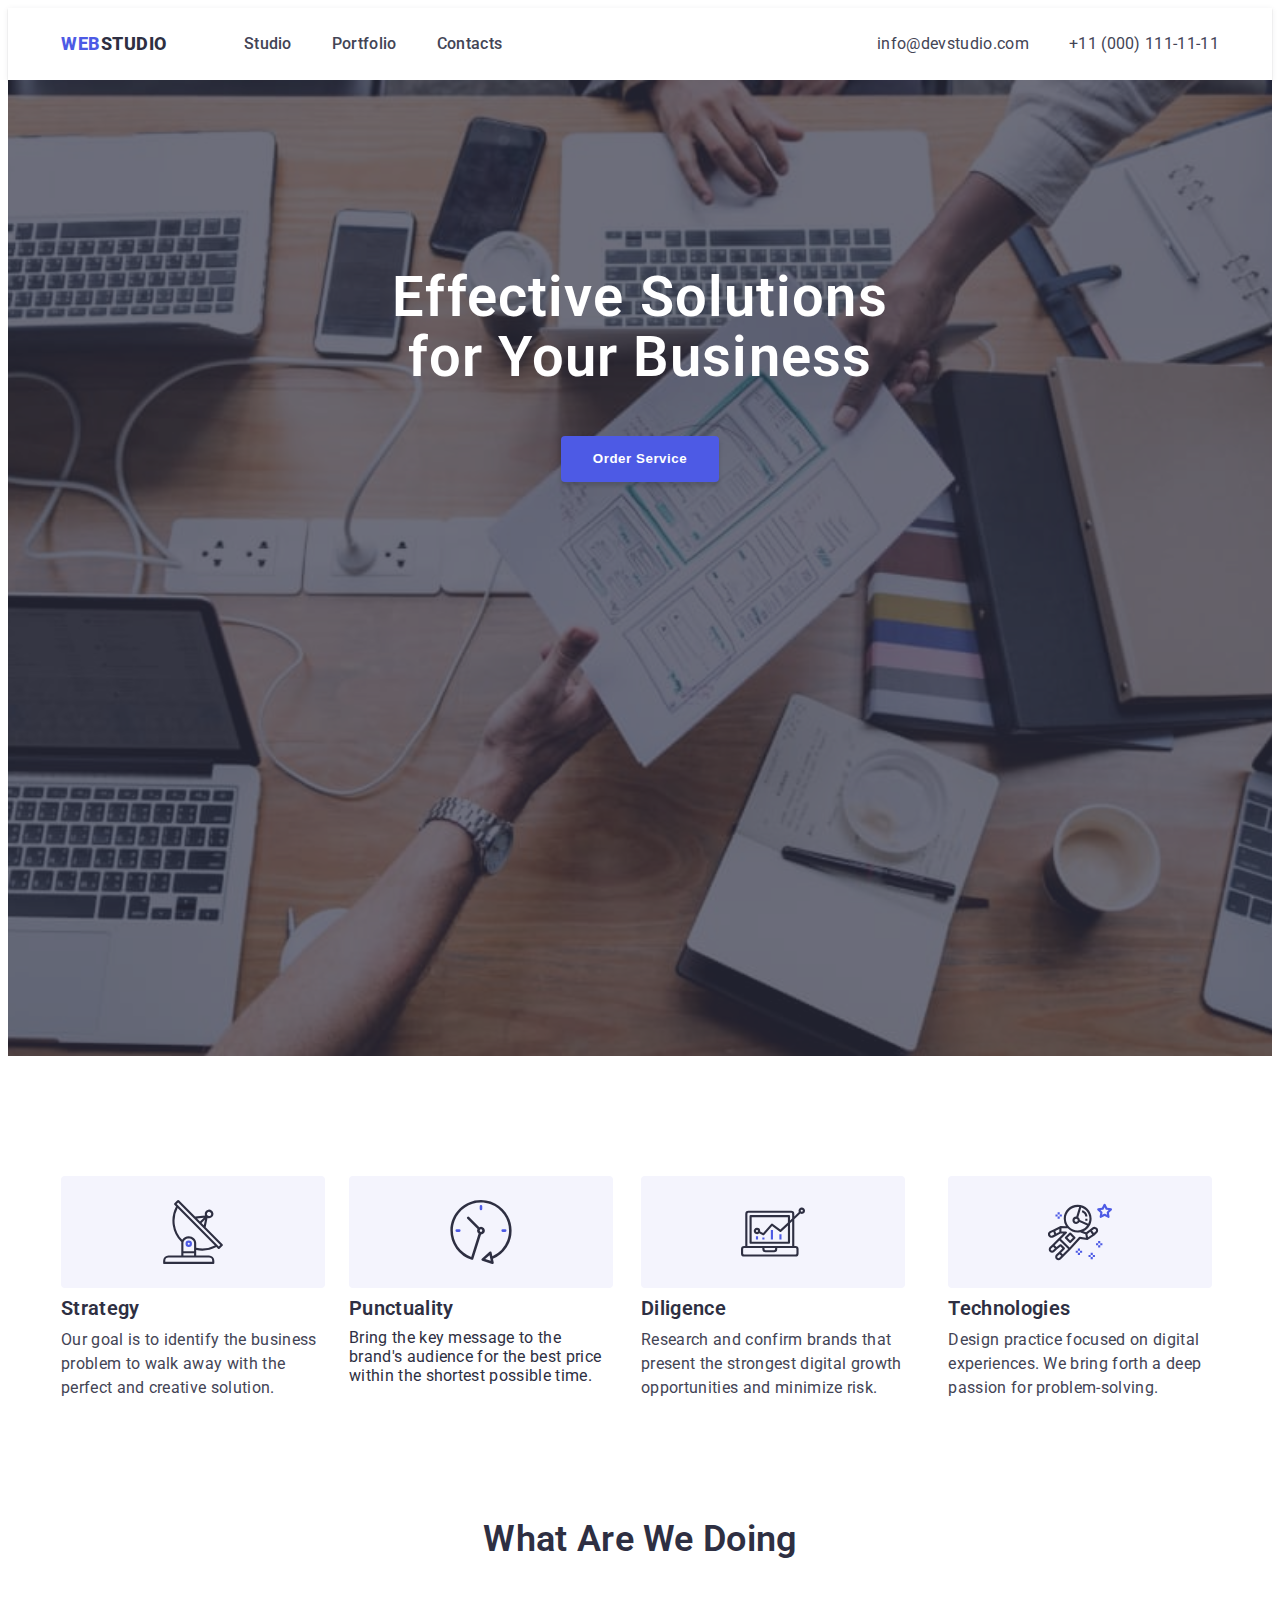
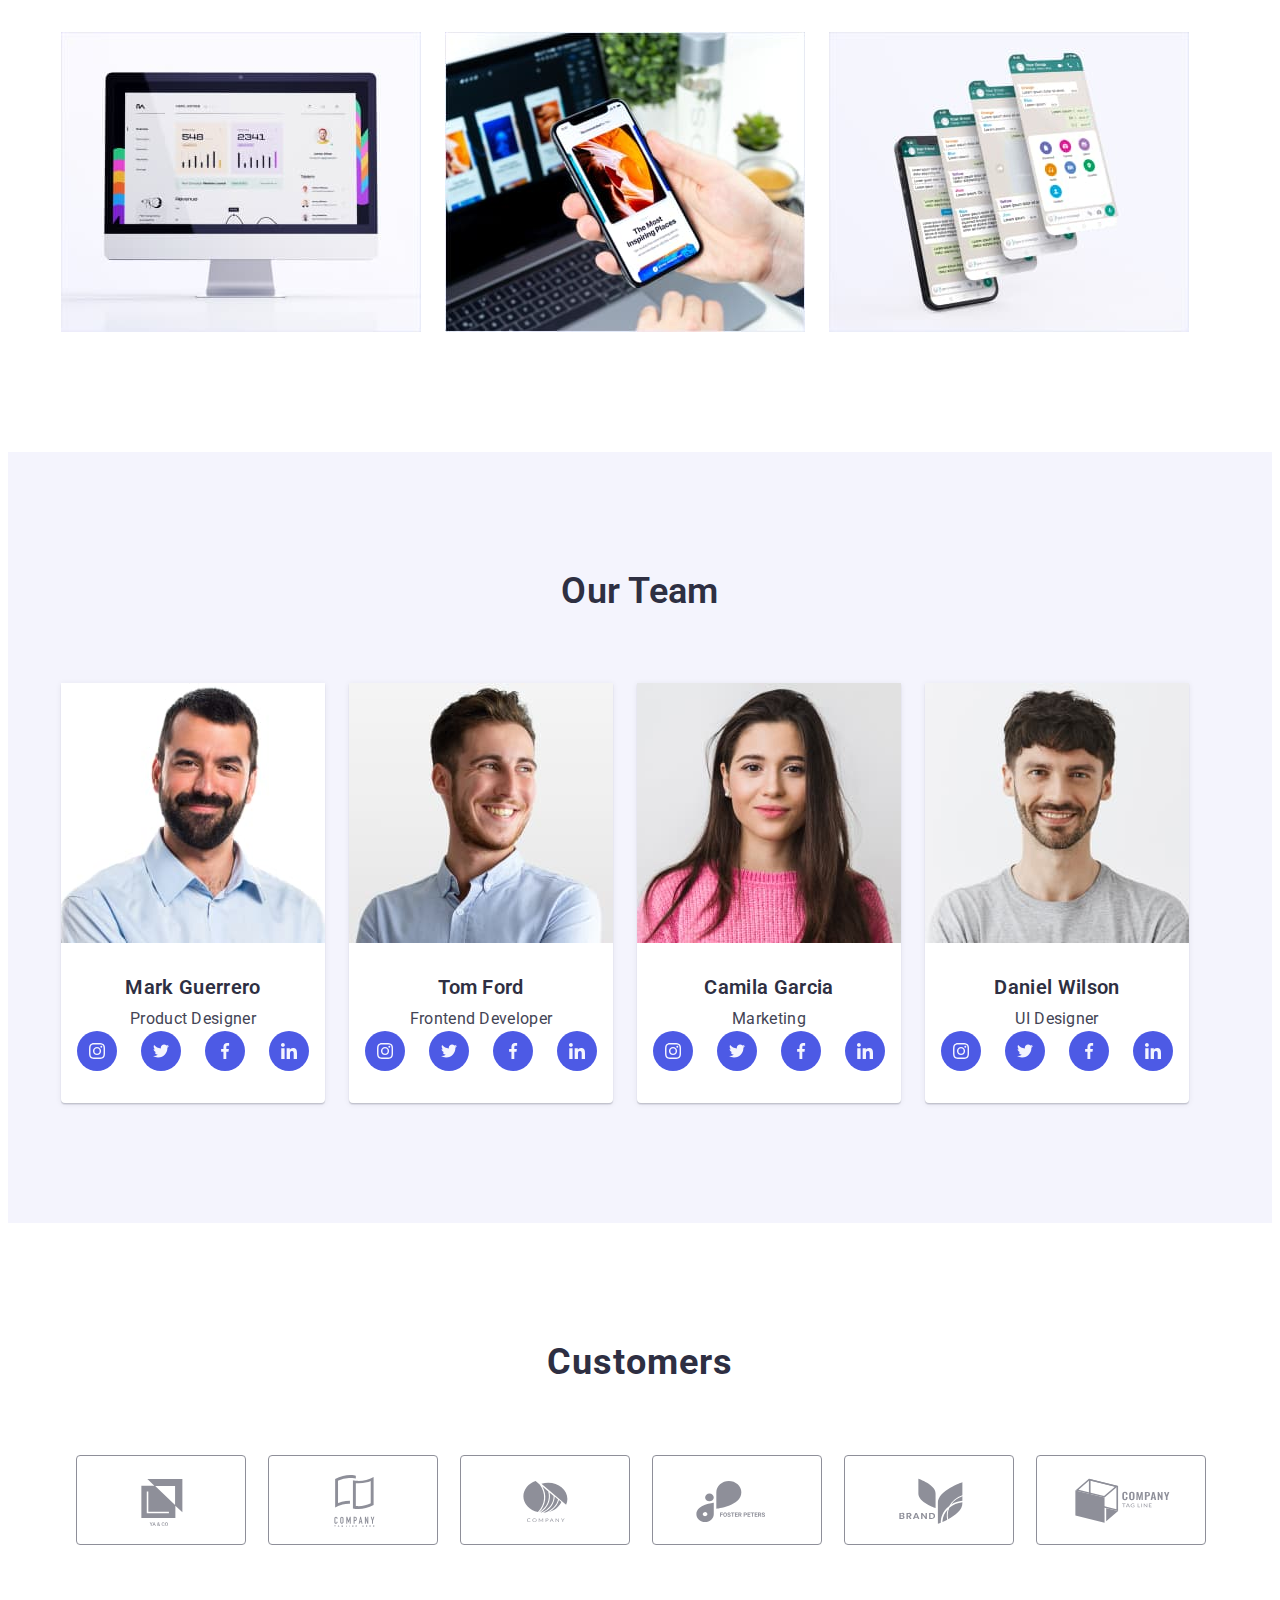
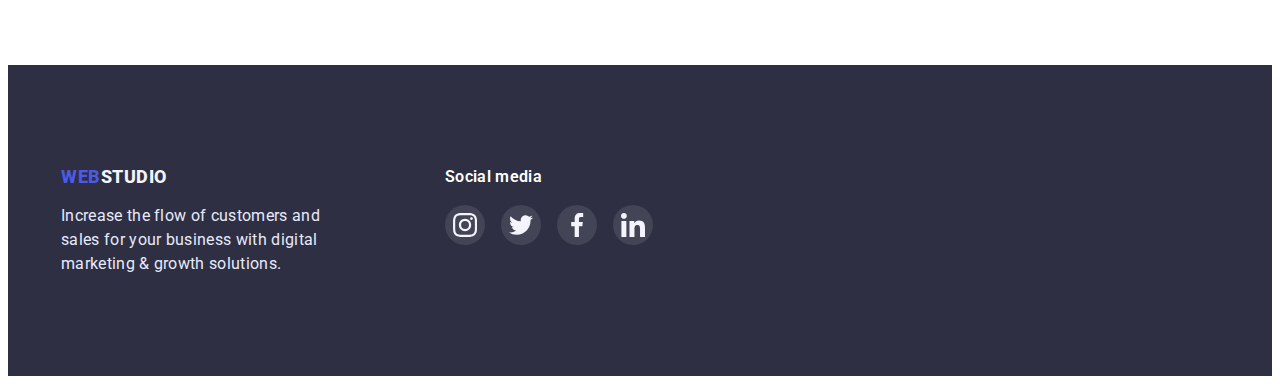
<file: index.html>
<!DOCTYPE html>
<html lang="en">
  <head>
    <meta charset="UTF-8" />
    <meta http-equiv="X-UA-Compatible" content="IE=edge" />
    <meta name="viewport" content="width=device-width, initial-scale=1.0" />
    <title>WebStudio</title>

    <!-- ______________FONTS____________ -->
    <link rel="preconnect" href="https://fonts.googleapis.com" />
    <link rel="preconnect" href="https://fonts.gstatic.com" crossorigin />
    <link
      href="https://fonts.googleapis.com/css2?family=Raleway:wght@700&family=Roboto:wght@400;500;700;900&display=swap"
      rel="stylesheet"
    />

    <!-- ________________NORMALIZER______________- -->
    <link
      rel="stylesheet"
      href="https://cdnjs.cloudflare.com/ajax/libs/modern-normalize/1.1.0/modern-normalize.min.css"
      integrity="sha512-wpPYUAdjBVSE4KJnH1VR1HeZfpl1ub8YT/NKx4PuQ5NmX2tKuGu6U/JRp5y+Y8XG2tV+wKQpNHVUX03MfMFn9Q=="
      crossorigin="anonymous"
      referrerpolicy="no-referrer"
    />

    <!-- _____________BASE STYLES____________ -->
    <link rel="stylesheet" href="./css/styles.css" />
  </head>
  <body class="body">
    <!-- _________________HEADER_________________- -->
    <header class="header">
      <div class="container header-flex">
        <nav class="header-nav">
          <a class="logo link" href="/webstudio">
            <span class="logo-web">Web</span>Studio</a
          >
          <ul class="header-list">
            <li class="nav-list">
              <a class="header-link link" href="./index.html">Studio</a>
            </li>
            <li class="nav-list">
              <a class="header-link link" href="./portfolio.html">Portfolio</a>
            </li>
            <li class="nav-list">
              <a class="header-link link" href="./contacts">Contacts</a>
            </li>
          </ul>
        </nav>

        <ul class="contact-list">
          <li>
            <a class="contact-link link" href="mailto:info@devstudio.com"
              >info@devstudio.com</a
            >
          </li>

          <li>
            <a class="contact-link link" href="tel:+11(000)111-11-11"
              >+11 (000) 111-11-11</a
            >
          </li>
        </ul>
      </div>
    </header>

    <!-- _____________HERO_____________ -->
    <main>
      <section class="hero section">
        <div class="container">
          <h1 class="hero-title">Effective Solutions for Your Business</h1>
          <button class="hero-button button-hero" type="button">
            Order Service
          </button>
        </div>
      </section>

      <!-- _____________BENEFITS_____________ -->
      <section class="section benefits">
        <div class="container">
          <h2 hidden>Benefist</h2>
          <ul class="benefits-list">
            <li class="benefits-item">
              <div class="background-icon">
                <svg width="64" height="64">
                  <use href="./img/icons.svg#icon-antenna"></use>
                </svg>
              </div>
              <h3 class="benefits-head-h3">Strategy</h3>
              <p class="benefits-description">
                Our goal is to identify the business problem to walk away with
                the perfect and creative solution.
              </p>
            </li>
            <li>
              <div class="background-icon">
                <svg width="64" height="64">
                  <use href="./img/icons.svg#icon-clock"></use>
                </svg>
              </div>
              <h3 class="benefits-head-h3">Punctuality</h3>
              <p class="description">
                Bring the key message to the brand's audience for the best price
                within the shortest possible time.
              </p>
            </li>
            <li>
              <div class="background-icon">
                <svg width="64" height="64">
                  <use href="./img/icons.svg#icon-diagram"></use>
                </svg>
              </div>
              <h3 class="benefits-head-h3">Diligence</h3>
              <p class="benefits-description">
                Research and confirm brands that present the strongest digital
                growth opportunities and minimize risk.
              </p>
            </li>
            <li>
              <div class="background-icon">
                <svg width="64" height="64">
                  <use href="./img/icons.svg#icon-astronaut"></use>
                </svg>
              </div>
              <h3 class="benefits-head-h3">Technologies</h3>
              <p class="benefits-description">
                Design practice focused on digital experiences. We bring forth a
                deep passion for problem-solving.
              </p>
            </li>
          </ul>
        </div>
      </section>

      <!-- _______________WHAT ARE WE DOING____________ -->
      <section class="section">
        <div class="container">
          <h2 class="section-title">What are we doing</h2>
          <ul class="main-image-list">
            <li>
              <img
                src="./img/image-1.jpg"
                alt="computer"
                width="360"
                height="300"
              />
            </li>
            <li>
              <img
                src="./img/image-2.jpg"
                alt="tel+comp"
                width="360"
                height="300"
              />
            </li>
            <li>
              <img src="./img/image-3.jpg" alt="tel" width="360" height="300" />
            </li>
          </ul>
        </div>
      </section>

      <!-- _________________OUR TEAM_____________- -->
      <section class="team-section section">
        <div class="container">
          <h2 class="section-title">Our Team</h2>

          <ul class="team-list">
            <li class="team-item">
              <img src="./img/team-1.jpg" alt="mark" width="264" height="260" />
              <div class="team-wrapper">
                <h3 class="team-name">Mark Guerrero</h3>
                <p class="team-descriptiom">Product Designer</p>
                <ul class="team-soc-list">
                  <li class="team-soc-item">
                    <a class="team-soc-link" href="#">
                      <svg width="16" height="16">
                        <use href="./img/icons.svg#icon-instagram"></use>
                      </svg>
                    </a>
                  </li>
                  <li class="team-soc-item">
                    <a class="team-soc-link" href="#">
                      <svg width="16" height="16">
                        <use href="./img/icons.svg#icon-twitter"></use>
                      </svg>
                    </a>
                  </li>
                  <li class="team-soc-item">
                    <a class="team-soc-link" href="#">
                      <svg width="16" height="16">
                        <use href="./img/icons.svg#icon-facebook"></use>
                      </svg>
                    </a>
                  </li>
                  <li class="team-soc-item">
                    <a class="team-soc-link" href="#">
                      <svg width="16" height="16">
                        <use href="./img/icons.svg#icon-linkedin"></use>
                      </svg>
                    </a>
                  </li>
                </ul>
              </div>
            </li>

            <li class="team-item">
              <img src="./img/team-2.jpg" alt="tom" width="264" height="260" />
              <div class="team-wrapper">
                <h3 class="team-name">Tom Ford</h3>
                <p class="team-descriptiom">Frontend Developer</p>
                <ul class="team-soc-list">
                  <li class="team-soc-item">
                    <a class="team-soc-link" href="#">
                      <svg width="16" height="16">
                        <use href="./img/icons.svg#icon-instagram"></use>
                      </svg>
                    </a>
                  </li>
                  <li class="team-soc-item">
                    <a class="team-soc-link" href="#">
                      <svg width="16" height="16">
                        <use href="./img/icons.svg#icon-twitter"></use>
                      </svg>
                    </a>
                  </li>
                  <li class="team-soc-item">
                    <a class="team-soc-link" href="#">
                      <svg width="16" height="16">
                        <use href="./img/icons.svg#icon-facebook"></use>
                      </svg>
                    </a>
                  </li>
                  <li class="team-soc-item">
                    <a class="team-soc-link" href="#">
                      <svg width="16" height="16">
                        <use href="./img/icons.svg#icon-linkedin"></use>
                      </svg>
                    </a>
                  </li>
                </ul>
              </div>
            </li>

            <li class="team-item">
              <img
                src="./img/team-3.jpg"
                alt="camila"
                width="264"
                height="260"
              />
              <div class="team-wrapper">
                <h3 class="team-name">Camila Garcia</h3>
                <p class="team-descriptiom">Marketing</p>
                <ul class="team-soc-list">
                  <li class="team-soc-item">
                    <a class="team-soc-link" href="#">
                      <svg width="16" height="16">
                        <use href="./img/icons.svg#icon-instagram"></use>
                      </svg>
                    </a>
                  </li>
                  <li class="team-soc-item">
                    <a class="team-soc-link" href="#">
                      <svg width="16" height="16">
                        <use href="./img/icons.svg#icon-twitter"></use>
                      </svg>
                    </a>
                  </li>
                  <li class="team-soc-item">
                    <a class="team-soc-link" href="#">
                      <svg width="16" height="16">
                        <use href="./img/icons.svg#icon-facebook"></use>
                      </svg>
                    </a>
                  </li>
                  <li class="team-soc-item">
                    <a class="team-soc-link" href="#">
                      <svg width="16" height="16">
                        <use href="./img/icons.svg#icon-linkedin"></use>
                      </svg>
                    </a>
                  </li>
                </ul>
              </div>
            </li>

            <li class="team-item">
              <img
                src="./img/team-4.jpg"
                alt="daniel"
                width="264"
                height="260"
              />
              <div class="team-wrapper">
                <h3 class="team-name">Daniel Wilson</h3>
                <p class="team-descriptiom">UI Designer</p>
                <ul class="team-soc-list">
                  <li class="team-soc-item">
                    <a class="team-soc-link" href="#">
                      <svg width="16" height="16">
                        <use href="./img/icons.svg#icon-instagram"></use>
                      </svg>
                    </a>
                  </li>
                  <li class="team-soc-item">
                    <a class="team-soc-link" href="#">
                      <svg width="16" height="16">
                        <use href="./img/icons.svg#icon-twitter"></use>
                      </svg>
                    </a>
                  </li>
                  <li class="team-soc-item">
                    <a class="team-soc-link" href="#">
                      <svg width="16" height="16">
                        <use href="./img/icons.svg#icon-facebook"></use>
                      </svg>
                    </a>
                  </li>
                  <li class="team-soc-item">
                    <a class="team-soc-link" href="#">
                      <svg width="16" height="16">
                        <use href="./img/icons.svg#icon-linkedin"></use>
                      </svg>
                    </a>
                  </li>
                </ul>
              </div>
            </li>
          </ul>
        </div>
      </section>

      <!-- ____________CUSTOMERS___________ -->
      <section class="section">
        <div class="container">
          <h2 class="customers-title">Customers</h2>
          <ul class="customers-list">
            <li class="customers-list-item">
              <a class="customers-link" href="#">
                <svg class="customers-icon" width="104" height="56">
                  <use href="./img/icons.svg#icon-Logo-1"></use>
                </svg>
              </a>
            </li>
            <li class="customers-list-item">
              <a class="customers-link" href="#">
                <svg class="customers-icon" width="104" height="56">
                  <use href="./img/icons.svg#icon-Logo-2"></use>
                </svg>
              </a>
            </li>
            <li class="customers-list-item">
              <a class="customers-link" href="#">
                <svg class="customers-icon" width="104" height="56">
                  <use href="./img/icons.svg#icon-Logo-3"></use>
                </svg>
              </a>
            </li>
            <li class="customers-list-item">
              <a class="customers-link" href="#">
                <svg class="customers-icon" width="104" height="56">
                  <use href="./img/icons.svg#icon-Logo-4"></use>
                </svg>
              </a>
            </li>
            <li class="customers-list-item">
              <a class="customers-link" href="#">
                <svg class="customers-icon" width="104" height="56">
                  <use href="./img/icons.svg#icon-Logo-5"></use>
                </svg>
              </a>
            </li>
            <li class="customers-list-item">
              <a class="customers-link" href="#">
                <svg class="customers-icon" width="104" height="56">
                  <use href="./img/icons.svg#icon-Logo-6"></use>
                </svg>
              </a>
            </li>
          </ul>
        </div>
      </section>
    </main>
    <!-- ______________FOOTER_______________- -->
    <footer class="footer">
      <div class="container footer-container">
        <div class="logo-margin">
          <a class="logo-footer link" href="/webstudio">
            <span class="logo-web">Web</span>Studio</a
          >
          <p class="footer-description">
            Increase the flow of customers and sales for your business with
            digital marketing & growth solutions.
          </p>
        </div>
        <div>
          <h3 class="soc-media-title">Social media</h3>
          <ul class="soc-media-list">
            <li>
              <a class="soc-media-link" href="#">
                <svg width="24" height="24">
                  <use href="./img/icons.svg#icon-instagram"></use>
                </svg>
              </a>
            </li>
            <li>
              <a class="soc-media-link" href="#">
                <svg width="24" height="24">
                  <use href="./img/icons.svg#icon-twitter"></use>
                </svg>
              </a>
            </li>
            <li>
              <a class="soc-media-link" href="#">
                <svg class="soc-media-icon" width="24" height="24">
                  <use href="./img/icons.svg#icon-facebook"></use>
                </svg>
              </a>
            </li>
            <li>
              <a class="soc-media-link" href="#">
                <svg width="24" height="24">
                  <use href="./img/icons.svg#icon-linkedin"></use>
                </svg>
              </a>
            </li>
          </ul>
        </div>
      </div>
    </footer>
  </body>
</html>
</file>
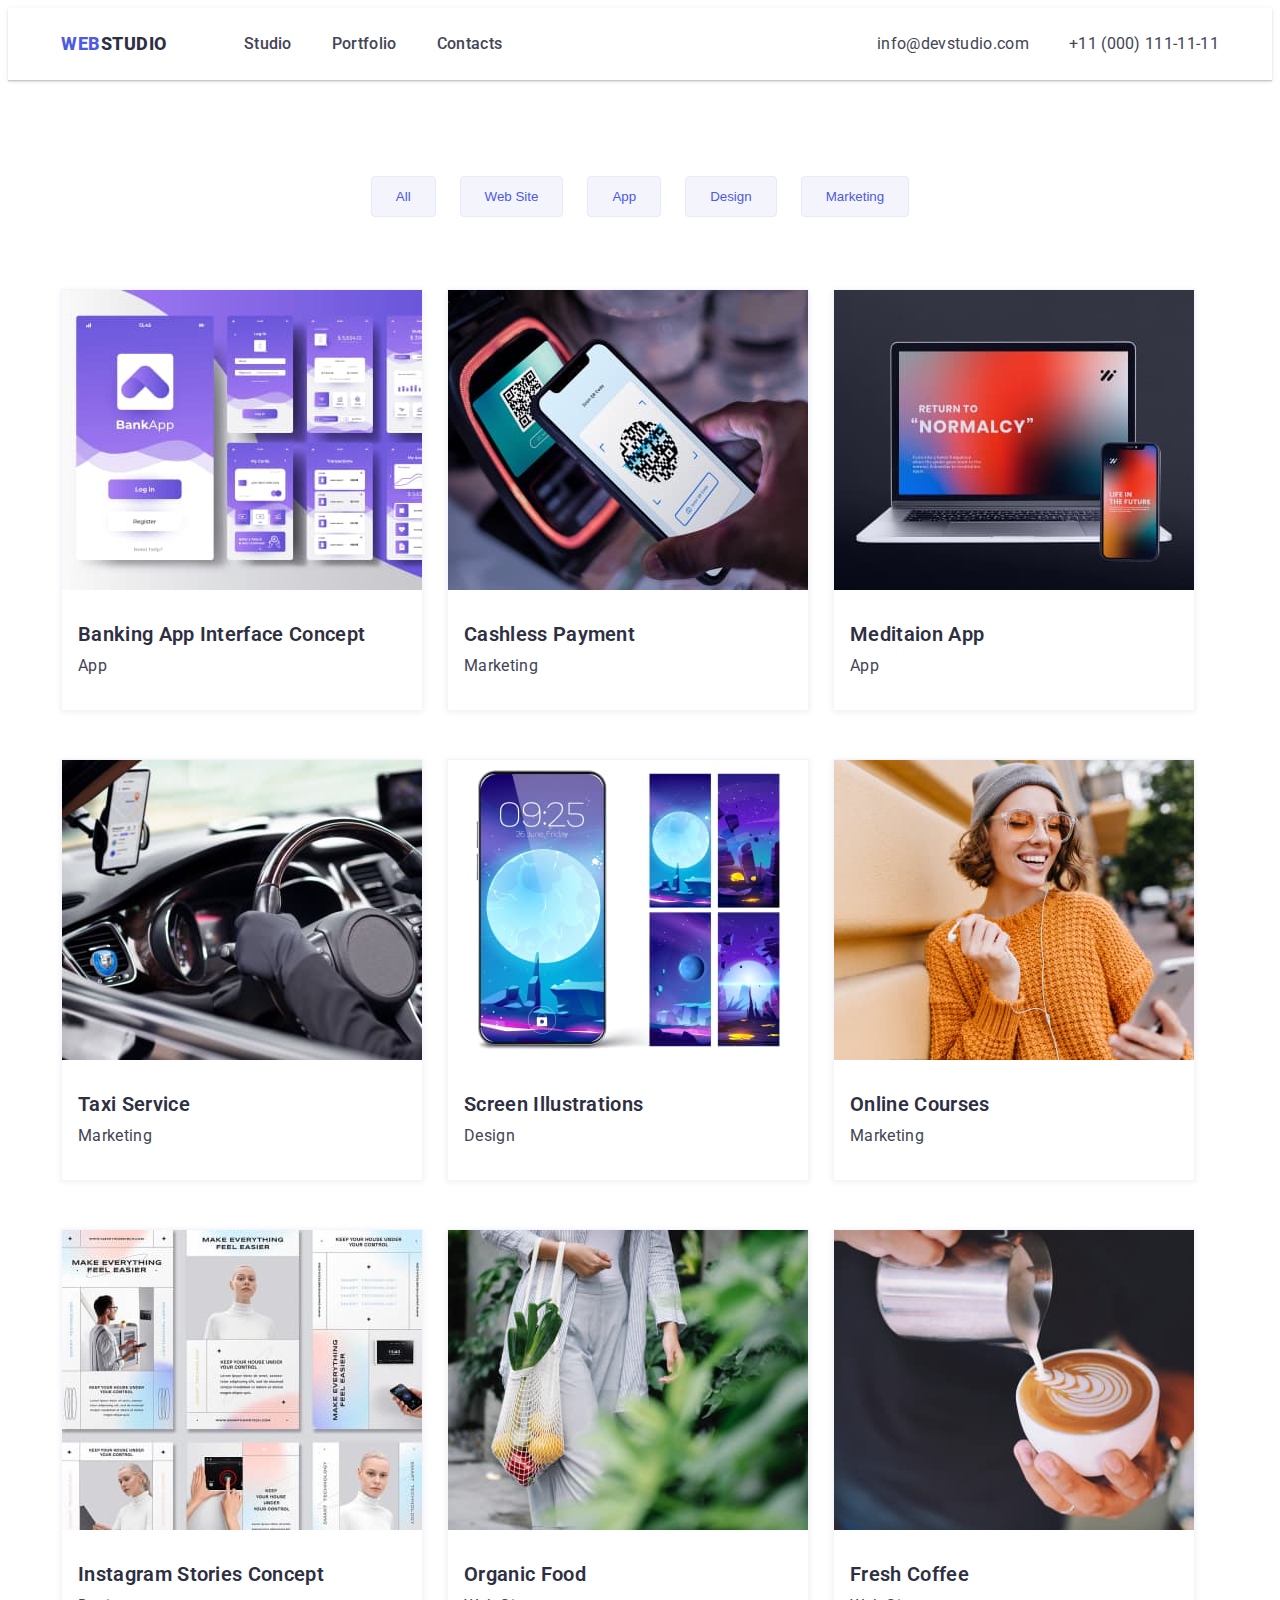
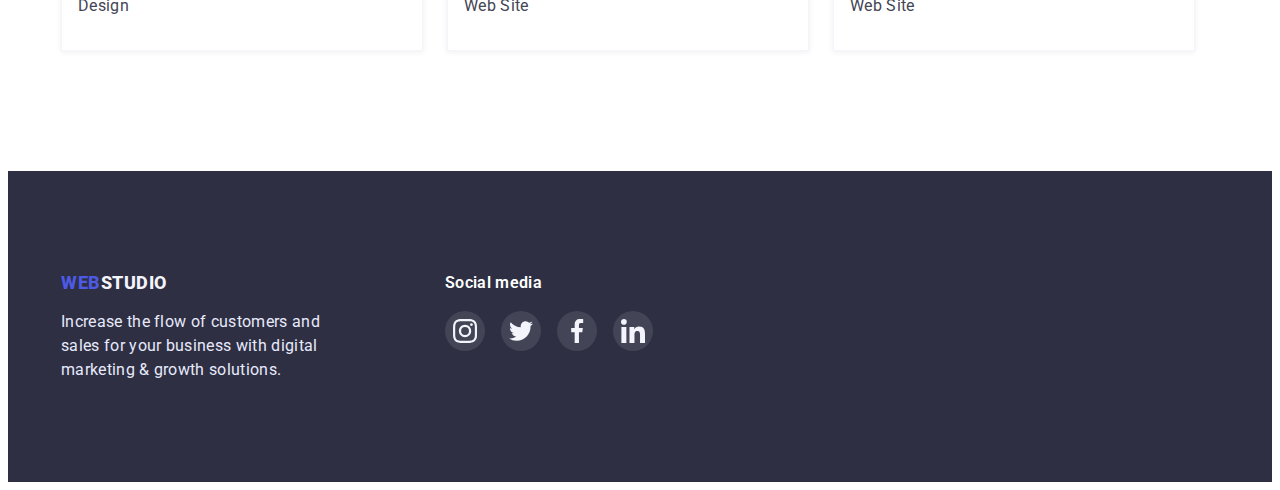
<file: portfolio.html>
<!DOCTYPE html>
<html lang="en">
  <head>
    <meta charset="UTF-8" />
    <meta http-equiv="X-UA-Compatible" content="IE=edge" />
    <meta name="viewport" content="width=device-width, initial-scale=1.0" />
    <title>Portfolio</title>

    <!-- _______________FONTS_______________ -->

    <link rel="preconnect" href="https://fonts.googleapis.com" />
    <link rel="preconnect" href="https://fonts.gstatic.com" crossorigin />
    <link
      href="https://fonts.googleapis.com/css2?family=Raleway:wght@700&family=Roboto:wght@400;500;700;900&display=swap"
      rel="stylesheet"
    />

    <!-- _________________NORMALIZER_________________ -->

    <link
      rel="stylesheet"
      href="https://cdnjs.cloudflare.com/ajax/libs/modern-normalize/1.1.0/modern-normalize.min.css"
      integrity="sha512-wpPYUAdjBVSE4KJnH1VR1HeZfpl1ub8YT/NKx4PuQ5NmX2tKuGu6U/JRp5y+Y8XG2tV+wKQpNHVUX03MfMFn9Q=="
      crossorigin="anonymous"
      referrerpolicy="no-referrer"
    />

    <!-- __________________BASE STYLES________________ -->

    <link rel="stylesheet" href="./css/styles.css" />
  </head>
  <body clas="body">
    <!-- ________________HEADER_______________ -->
    <header class="header">
      <div class="container header-flex">
        <nav class="header-nav">
          <a class="logo link" href="/webstudio">
            <span class="logo-web">Web</span>Studio</a
          >
          <ul class="header-list">
            <li class="nav-list">
              <a class="header-link link" href="./index.html">Studio</a>
            </li>
            <li class="nav-list">
              <a class="header-link link" href="./portfolio.html">Portfolio</a>
            </li>
            <li class="nav-list">
              <a class="header-link link" href="./contacts">Contacts</a>
            </li>
          </ul>
        </nav>

        <ul class="contact-list">
          <li>
            <a class="contact-link link" href="mailto:info@devstudio.com"
              >info@devstudio.com</a
            >
          </li>

          <li>
            <a class="contact-link link" href="tel:+11(000)111-11-11"
              >+11 (000) 111-11-11</a
            >
          </li>
        </ul>
      </div>
    </header>

    <main>
      <!-- __________________FILTER________________ -->
      <section class="portfolio-section section">
        <div class="container">
          <h1 hidden>Filter</h1>
          <ul class="button-list">
            <li>
              <button class="filter-button button-filter" type="buttom">
                All
              </button>
            </li>
            <li>
              <button class="filter-button button-filter" type="buttom">
                Web Site
              </button>
            </li>
            <li>
              <button class="filter-button button-filter" type="buttom">
                App
              </button>
            </li>
            <li>
              <button class="filter-button button-filter" type="buttom">
                Design
              </button>
            </li>
            <li>
              <button class="filter-button button-filter" type="buttom">
                Marketing
              </button>
            </li>
          </ul>
          <!-- _______________GALLERY_____________ -->
          <ul class="gallery-list">
            <li class="gallery-item">
              <a class="gallery-link" href="">
                <img
                  src="./img/gallery-1.jpg"
                  alt="banking-interface"
                  width="360"
                  height="300"
                />
                <div class="project-wrapper">
                  <h2 class="gallery-titles">Banking App Interface Concept</h2>
                  <p class="gallery-program">App</p>
                </div>
              </a>
            </li>
            <li class="gallery-item">
              <a class="gallery-link" href="#">
                <img
                  src="./img/gallery-2.jpg"
                  alt="cashless-payment"
                  width="360"
                  height="300"
                />
                <div class="project-wrapper">
                  <h2 class="gallery-titles">Cashless Payment</h2>
                  <p class="gallery-program">Marketing</p>
                </div>
              </a>
            </li>
            <li class="gallery-item">
              <a class="gallery-link" href="">
                <img
                  src="./img/gallery-3.jpg"
                  alt="meditation-app"
                  width="360"
                  height="300"
                />
                <div class="project-wrapper">
                  <h2 class="gallery-titles">Meditaion App</h2>
                  <p class="gallery-program">App</p>
                </div>
              </a>
            </li>
            <li class="gallery-item">
              <a class="gallery-link" href="#">
                <img
                  src="./img/gallery-4.jpg"
                  alt="taxi-service"
                  width="360"
                  height="300"
                />
                <div class="project-wrapper">
                  <h2 class="gallery-titles">Taxi Service</h2>
                  <p class="gallery-program">Marketing</p>
                </div>
              </a>
            </li>
            <li class="gallery-item">
              <a class="gallery-link" href="#">
                <img
                  src="./img/gallery-5.jpg"
                  alt="screen-illustrations"
                  width="360"
                  height="300"
                />
                <div class="project-wrapper">
                  <h2 class="gallery-titles">Screen Illustrations</h2>
                  <p class="gallery-program">Design</p>
                </div>
              </a>
            </li>

            <li class="gallery-item">
              <a class="gallery-link" href="#">
                <img
                  src="./img/gallery-6.jpg"
                  alt="online-courses"
                  width="360"
                  height="300"
                />
                <div class="project-wrapper">
                  <h2 class="gallery-titles">Online Courses</h2>
                  <p class="gallery-program">Marketing</p>
                </div>
              </a>
            </li>

            <li class="gallery-item">
              <a class="gallery-link" href="#">
                <img
                  src="./img/gallery-7.jpg"
                  alt="instagram-stories"
                  width="360"
                  height="300"
                />
                <div class="project-wrapper">
                  <h2 class="gallery-titles">Instagram Stories Concept</h2>
                  <p class="gallery-program">Design</p>
                </div>
              </a>
            </li>

            <li class="gallery-item">
              <a class="gallery-link" href="#">
                <img
                  src="./img/gallery-8.jpg"
                  alt="organic-food"
                  width="360"
                  height="300"
                />
                <div class="project-wrapper">
                  <h2 class="gallery-titles">Organic Food</h2>
                  <p class="gallery-program">Web Site</p>
                </div>
              </a>
            </li>

            <li class="gallery-item">
              <a class="gallery-link" href="#">
                <img
                  src="./img/gallery-9.jpg"
                  alt="fresh-coffee"
                  width="360"
                  height="300"
                />
                <div class="project-wrapper">
                  <h2 class="gallery-titles">Fresh Coffee</h2>
                  <p class="gallery-program">Web Site</p>
                </div>
              </a>
            </li>
          </ul>
        </div>
      </section>
    </main>

    <!-- ________________FOOTER________________ -->

    <footer class="footer">
      <div class="container footer-container">
        <div class="logo-margin">
          <a class="logo-footer link" href="/webstudio">
            <span class="logo-web">Web</span>Studio</a
          >
          <p class="footer-description">
            Increase the flow of customers and sales for your business with
            digital marketing & growth solutions.
          </p>
        </div>
        <div>
          <h3 class="soc-media-title">Social media</h3>
          <ul class="soc-media-list">
            <li>
              <a class="soc-media-link" href="#">
                <svg width="24" height="24">
                  <use href="./img/icons.svg#icon-instagram"></use>
                </svg>
              </a>
            </li>
            <li>
              <a class="soc-media-link" href="#">
                <svg width="24" height="24">
                  <use href="./img/icons.svg#icon-twitter"></use>
                </svg>
              </a>
            </li>
            <li>
              <a class="soc-media-link" href="#">
                <svg class="soc-media-icon" width="24" height="24">
                  <use href="./img/icons.svg#icon-facebook"></use>
                </svg>
              </a>
            </li>
            <li>
              <a class="soc-media-link" href="#">
                <svg width="24" height="24">
                  <use href="./img/icons.svg#icon-linkedin"></use>
                </svg>
              </a>
            </li>
          </ul>
        </div>
      </div>
    </footer>
  </body>
</html>
</file>
<file: css/styles.css>
:root {
  --color-NAVY-BLUE: #2e2f42;
  --color-SLATE: #434455;
  --color-CORNFLOWER: #e7e9fc;
  --color-IRIS: #4d5ae5;
  --color-CLOUD: #f4f4fd;
  --color-WHITE: #ffffff;
  --color-OCEAN: #404bbf;
  --color-GREEN: #31d0aa;
  --color-LIGHT-SLAIGHT: #8e8f99;
}

*,
*::before,
*::after {
  padding: 0;
}

.container {
  max-width: 1158px;
  margin: 0 auto;
  padding-left: 15px;
  padding-right: 15px;
}

body {
  font-family: "Roboto", "Raleway", sans-serif;
  font-size: 16px;
  color: var(--color-NAVY-BLUE);
  background-color: var(--color-WHITE);
  letter-spacing: 0.02em;
}

img {
  display: block;
  max-width: 100%;
  height: auto;
}

/* _____________RESET____________ */

h1,
h2,
h3,
h4,
h5,
h6,
p {
  margin: 0;
}

ul {
  margin: 0;
}

p {
  margin: 0;
}

/* ____________SECTION PADDING___________ */

.section {
  padding-top: 120px;
  padding-bottom: 120px;
}

/* _____________HEADER______________ */

.header {
  box-shadow: 0px 2px 1px rgba(46, 47, 66, 0.08),
    0px 1px 1px rgba(46, 47, 66, 0.16), 0px 1px 6px rgba(46, 47, 66, 0.08);
}

.header-flex {
  display: flex;
  align-items: center;
}

.header-nav {
  display: flex;
  align-items: center;
}

.logo {
  font-weight: 800;
  font-size: 18px;
  line-height: 1.3;
  letter-spacing: 0.03em;
  text-transform: uppercase;
  color: var(--color-NAVY-BLUE);
}

.logo-web {
  color: var(--color-IRIS);
}

.logo:focus {
  color: var(--color-IRIS);
}

.link {
  text-decoration: none;
}

.header-list {
  display: flex;
  list-style: none;
  gap: 40px;
  margin-left: 77px;
}

.header-link {
  display: block;
  text-decoration: none;
  font-weight: 500;
  line-height: 1.5;
  color: var(--color-SLATE);
  padding-top: 24px;
  padding-bottom: 24px;
}

.header-link:hover,
.header-link:focus {
  color: var(--color-IRIS);
}

.contact-list {
  display: flex;
  list-style: none;
  gap: 40px;
  margin-left: auto;
}

.contact-link {
  text-decoration: none;
  line-height: 1.5;
  color: var(--color-SLATE);
}

.link:hover,
.link:focus {
  color: var(--color-IRIS);
}

/* ________________MAIN________________ */

/* __________TITLE SECTION________ */

.hero {
  text-align: center;
  padding: 188px 0;
  height: 600px;
  max-width: 1440px;
  margin-left: auto;
  margin-right: auto;
  background-image: url(../img/hero-dark-bg.png), url(../img/hero-bg.jpg);
  background-repeat: no-repeat;
  background-position: center;
  background-size: cover;
}

.hero-title {
  font-weight: 600;
  font-size: 56px;
  line-height: 1.07;
  text-align: center;
  letter-spacing: 0.02em;
  color: var(--color-WHITE);
  margin-bottom: 48px;
  margin-left: auto;
  margin-right: auto;
  width: 500px;
}

.hero-button {
  font-weight: 600;
  line-height: 1.1;
  padding: 16px 32px;
  letter-spacing: 0.04em;
  color: var(--color-WHITE);
  background: var(--color-IRIS);
  box-shadow: 0px 4px 4px rgba(0, 0, 0, 0.15);
  border-radius: 4px;
  cursor: pointer;
  border: none;
}

.button-hero:hover,
.button-hero:focus {
  color: var(--color-WHITE);
  background: var(--color-OCEAN);
  box-shadow: 0px 4px 4px rgba(0, 0, 0, 0.15);
}

/* ______________BENEFITS_____________ */

.benefits {
  padding-bottom: 0;
}

.background-icon {
  width: 264px;
  height: 112px;
  background-color: var(--color-CLOUD);
  margin-bottom: 8px;
  border-radius: 4px;
  display: flex;
  justify-content: center;
  align-items: center;
}

.benefits-list {
  list-style: none;
  display: flex;
  gap: 24px;
}

.benefits-head-h3 {
  font-weight: 600;
  font-size: 20px;
  line-height: 1.2;
  margin-bottom: 8px;
}
.benefits-description {
  line-height: 1.5;
  color: var(--color-SLATE);
}

/* ___________WHAT ARE WE DOING________ */

.section-title {
  font-weight: 600;
  font-size: 36px;
  line-height: 1.1;
  text-align: center;
  text-transform: capitalize;
  margin-bottom: 72px;
}
.main-image-list {
  list-style: none;
  display: flex;
  gap: 24px;
}

/* _____________OUR TEAM____________ */

.team-section {
  background: var(--color-CLOUD);
}

.section-title {
  font-weight: 600;
  font-size: 36px;
  line-height: 1.1;
  text-align: center;
  text-transform: capitalize;
  margin-bottom: 72px;
}

.team-list {
  list-style: none;
  display: flex;
  gap: 24px;
}

.team-item {
  width: 264px;
  background: #ffffff;
  box-shadow: 0px 1px 6px rgba(46, 47, 66, 0.08),
    0px 1px 1px rgba(46, 47, 66, 0.16), 0px 2px 1px rgba(46, 47, 66, 0.08);
  border-radius: 0px 0px 4px 4px;
}

.team-wrapper {
  padding-top: 32px;
  padding-bottom: 32px;
  text-align: center;
}

.team-name {
  font-weight: 600;
  font-size: 20px;
  line-height: 1.2;
  margin-bottom: 8px;
}
.team-descriptiom {
  line-height: 1.5;
  color: var(--color-SLATE);
}

.team-soc-list {
  list-style: none;
  display: flex;
  flex-direction: row;
  justify-content: center;
  align-items: center;
  gap: 24px;
}

.team-soc-link {
  width: 40px;
  height: 40px;
  border-radius: 50%;
  display: flex;
  justify-content: center;
  align-items: center;
  background-color: var(--color-IRIS);
}

.team-soc-link:hover,
.team-soc-link:focus {
  background-color: var(--color-OCEAN);
}

/* ____________CUSTOMERS___________ */

.customers-title {
  font-weight: 700;
  font-size: 36px;
  line-height: 1.1;
  text-align: center;
  letter-spacing: 0.03em;
}

.customers-list {
  list-style: none;
  display: flex;
  flex-direction: row;
  align-items: flex-start;
  justify-content: center;
  padding: 0px;
  gap: 24px;
  margin-top: 72px;
}

.customers-list-item {
  width: 168px;
}

.customers-link {
  width: 100%;
  height: 88px;
  border: 1px solid #8e8f99;
  border-radius: 4px;
  display: flex;
  justify-content: center;
  align-items: center;
  fill: var(--color-LIGHT-SLAIGHT);
}

.customers-link:hover,
.customers-link:focus {
  fill: var(--color-OCEAN);
  border: 1px solid var(--color-OCEAN);
}



/* ___________FOOTER__________ */

.footer {
  padding-top: 100px;
  padding-bottom: 100px;
  background: var(--color-NAVY-BLUE);
}

.footer-container {
  display: flex;
}

.logo-footer {
  display: block;
  font-weight: 800;
  font-size: 18px;
  line-height: 1.3;
  letter-spacing: 0.03em;
  color: var(--color-CLOUD);
  text-transform: uppercase;
  margin-bottom: 16px;
}

.logo-margin {
  margin-right: 120px;
}

.logo-web {
  color: var(--color-IRIS);
}

.logo-footer:hover,
.logo-footer:focus {
  color: var(--color-IRIS);
}

.footer-description {
  width: 264px;
  line-height: 1.5;
  color: var(--color-CORNFLOWER);
}

.soc-media-title {
  font-weight: 600;
  font-size: 16px;
  line-height: 1.5;
  letter-spacing: 0.02em;
  color: var(--color-WHITE);
}

.soc-media-list {
  list-style: none;
  display: flex;
  flex-direction: row;
  align-items: flex-start;
  padding: 0;
  gap: 16px;
  margin-top: 16px;
}

.soc-media-link {
  width: 40px;
  height: 40px;
  background: rgba(255, 255, 255, 0.1);
  border-radius: 50%;
  display: flex;
  justify-content: center;
  align-items: center;
}

.soc-media-link:hover,
.soc-media-link:focus {
  background-color: var(--color-GREEN);
}

/* ______________PORTFOLIO PAGE______________ */

/* _______________FILTER_____________ */

.portfolio-section {
  padding-top: 96px;
}

.button-list {
  display: flex;
  flex-direction: row;
  justify-content: center;
  align-items: center;
  margin-bottom: 72px;
  margin-left: auto;
  margin-right: auto;
  gap: 24px;
}

.filter-button {
  color: var(--color-IRIS);
  background: var(--color-CLOUD);
  border: 1px solid var(--color-CORNFLOWER);
  border-radius: 4px;
  padding: 12px 24px;
  cursor: pointer;
}

.button-filter:hover,
.button-filter:focus {
  color: var(--color-WHITE);
  background: var(--color-OCEAN);
  box-shadow: 0px 3px 1px rgba(0, 0, 0, 0.1), 0px 2px 1px rgba(0, 0, 0, 0.08),
    0px 2px 2px rgba(0, 0, 0, 0.12);
  border-radius: 4px;
}

.button-list {
  list-style: none;
}

/*_________________GALERY________________ */

.gallery-list {
  display: flex;
  flex-wrap: wrap;
  list-style: none;
  row-gap: 48px;
  column-gap: 24px;
}

.gallery-item {
  width: 360px;
  border: 0.5px solid var(--color-CLOUD);
  box-shadow: 0px 1px 6px rgba(46, 47, 66, 0.08);
}

.gallery-item:nth-child(3n) {
  margin-right: 0;
  margin-bottom: 0;
}

.gallery-link {
  display: block;
  text-decoration: none;
}

.gallery-link:hover {
  box-shadow: 0px 1px 6px rgba(46, 47, 66, 0.08),
    0px 1px 1px rgba(46, 47, 66, 0.16), 0px 2px 1px rgba(46, 47, 66, 0.08);
}

.project-wrapper {
  padding-top: 32px;
  padding-bottom: 32px;
  padding-left: 16px;
}

.gallery-titles {
  font-weight: 600;
  font-size: 20px;
  line-height: 1.2;
  margin-bottom: 8px;
  color: var(--color-NAVY-BLUE);
}
.gallery-program {
  line-height: 1.5;
  color: var(--color-SLATE);
}
</file>
